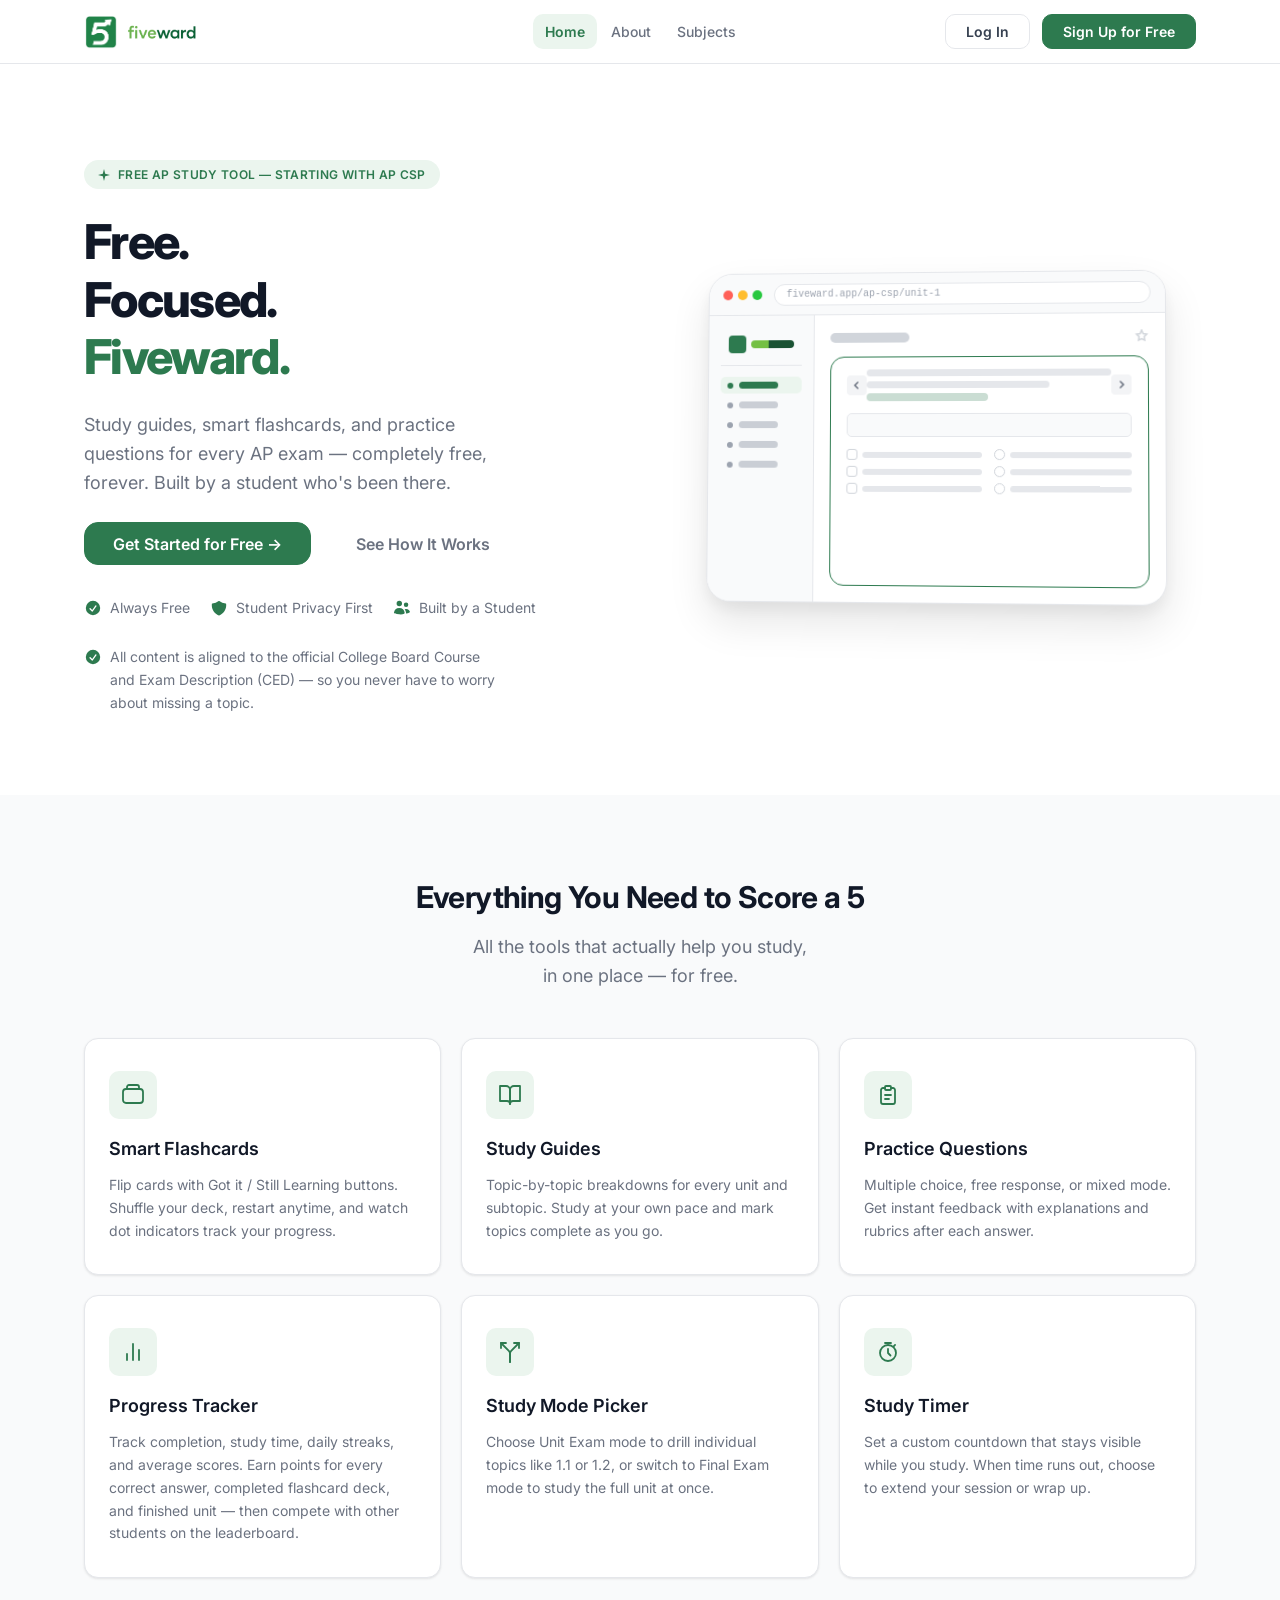
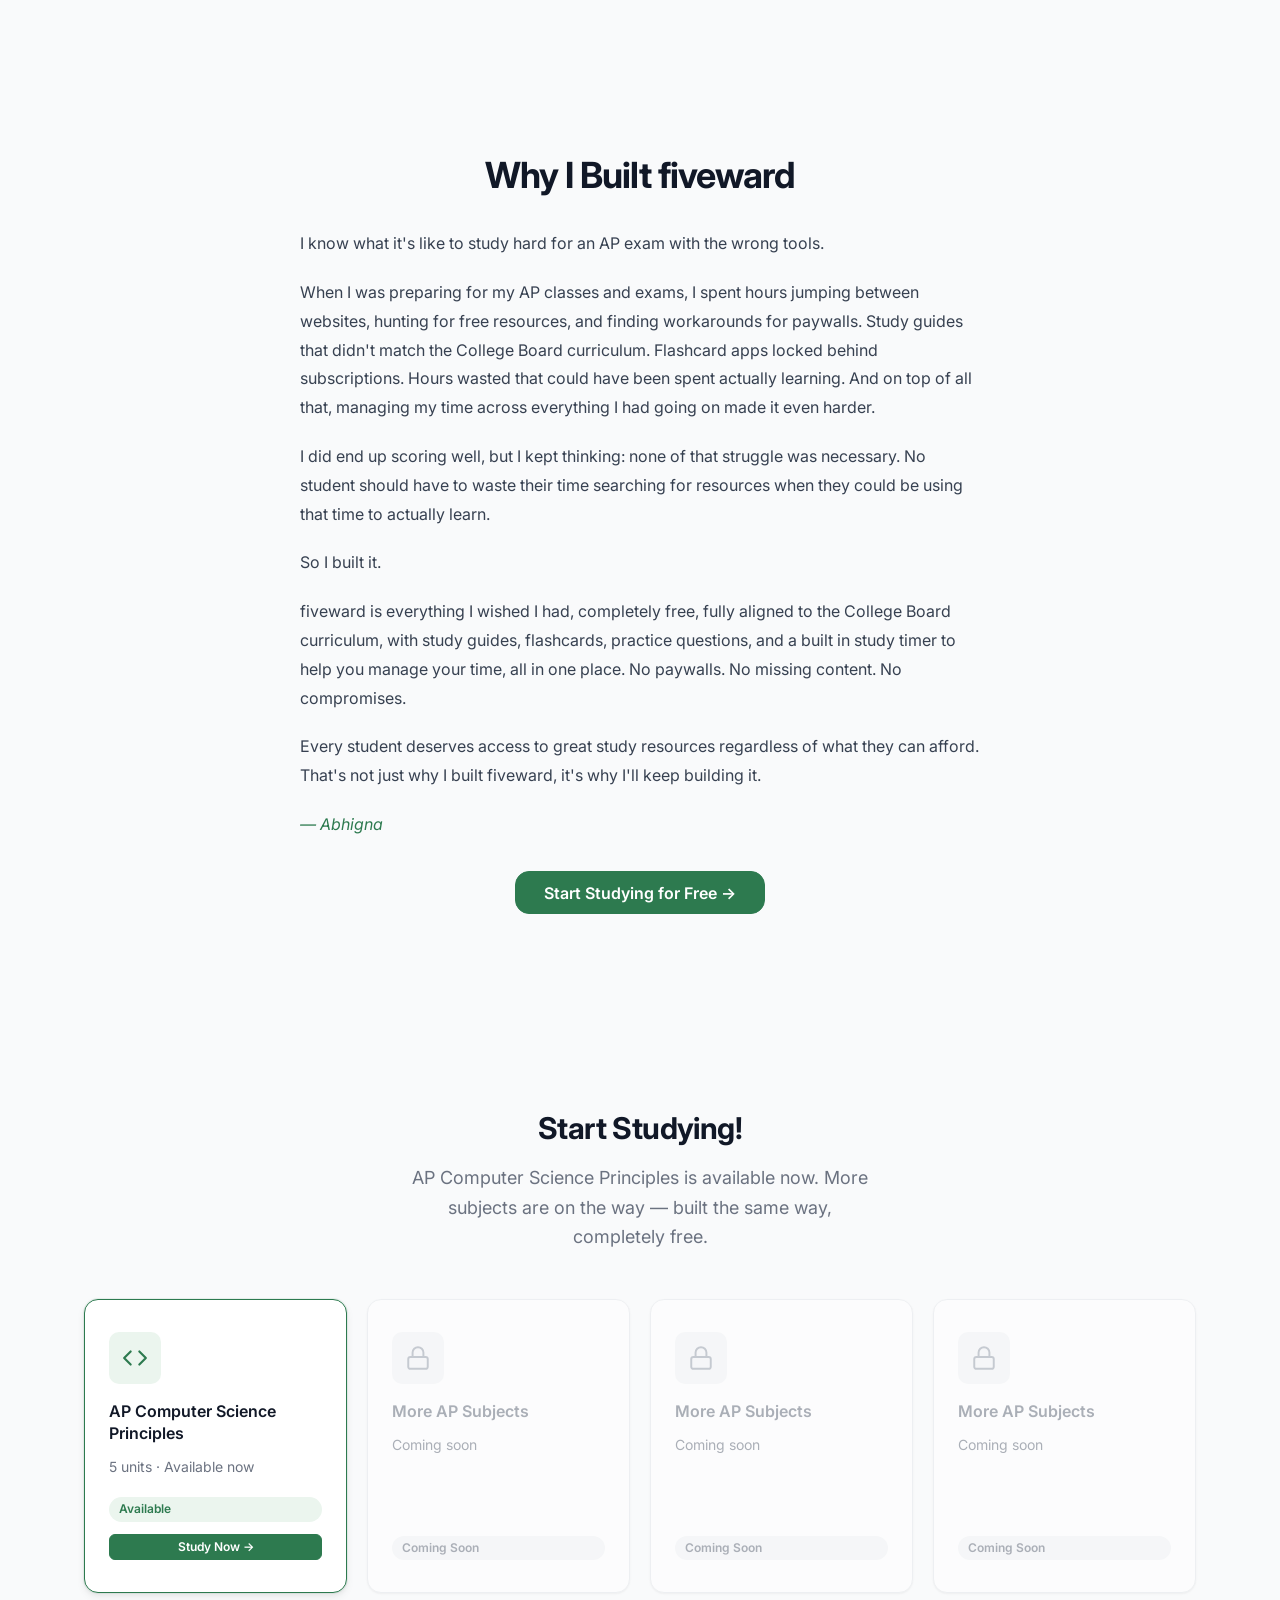
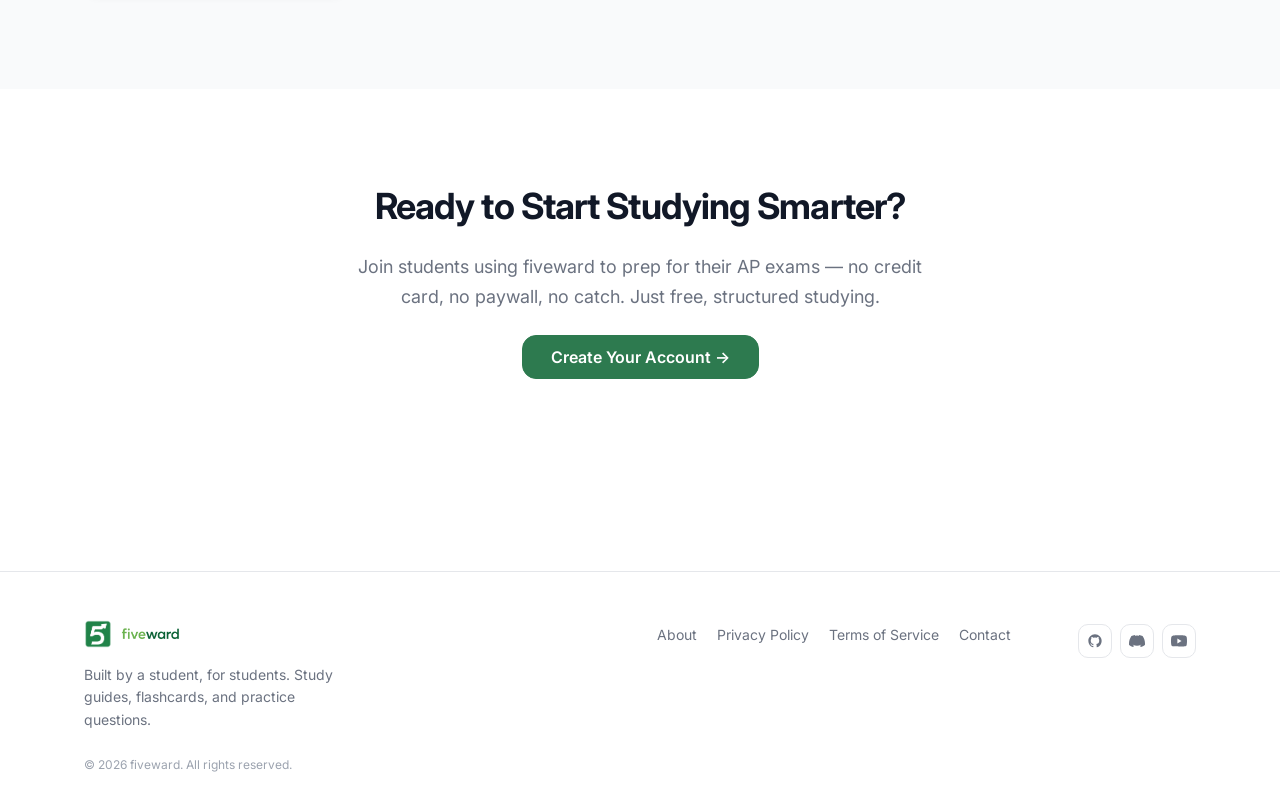
<file: frontend/index.html>
<!DOCTYPE html>
<html lang="en">
<head>
  <meta charset="UTF-8" />
  <meta name="viewport" content="width=device-width, initial-scale=1.0" />
  <meta name="description" content="fiveward — the free AP exam study tool built by a student, for students. Flashcards, study guides, and practice questions for every AP subject." />
  <title>fiveward — Free AP Exam Study Tool</title>

  <!-- Google Fonts: Inter -->
  <link rel="preconnect" href="https://fonts.googleapis.com" />
  <link rel="preconnect" href="https://fonts.gstatic.com" crossorigin />
  <link href="https://fonts.googleapis.com/css2?family=Inter:wght@400;500;600;700;800&display=swap" rel="stylesheet" />

  <!-- CSS -->
  <link rel="stylesheet" href="css/variables.css" />
  <link rel="stylesheet" href="css/global.css" />
  <link rel="stylesheet" href="css/navbar.css" />
  <link rel="stylesheet" href="css/footer.css" />
  <link rel="stylesheet" href="css/landing.css" />
</head>
<body>

  <!-- =====================================================
       NAVBAR
       ===================================================== -->
  <nav class="navbar" id="navbar">
    <div class="container navbar__inner">

      <!-- Logo -->
      <a href="index.html" class="navbar__logo" aria-label="fiveward home">
        <img src="assets/images/logo-icon.png" width="34" height="34" alt="" aria-hidden="true" />
        <img src="assets/images/logo-wordmark.png" height="20" alt="fiveward" />
      </a>

      <!-- Nav Links (landing page only — logged-in nav is in dashboard/inner pages) -->
      <ul class="navbar__links" role="navigation" aria-label="Main navigation">
        <li><a href="#home"     class="nav-link active">Home</a></li>
        <li><a href="#about"    class="nav-link">About</a></li>
        <li><a href="#subjects" class="nav-link">Subjects</a></li>
      </ul>

      <!-- Auth Buttons -->
      <div class="navbar__actions">
        <a href="auth.html#login" class="btn btn--outline">Log In</a>
        <a href="auth.html" class="btn btn--primary">Sign Up for Free</a>
      </div>

    </div>
  </nav>


  <!-- =====================================================
       HERO SECTION
       Left: headline + CTA + trust badges
       Right: app UI mockup
       ===================================================== -->
  <section class="hero" id="home" aria-labelledby="hero-heading">
    <div class="container hero__inner">

      <!-- Left: Content -->
      <div class="hero__content">
        <span class="hero__eyebrow">
          <!-- spark icon -->
          <svg width="12" height="12" viewBox="0 0 12 12" fill="currentColor" aria-hidden="true">
            <path d="M6 0L7.2 4.8L12 6L7.2 7.2L6 12L4.8 7.2L0 6L4.8 4.8L6 0Z"/>
          </svg>
          Free AP Study Tool — Starting with AP CSP
        </span>

        <h1 class="hero__title" id="hero-heading">
          Free.<br>
          Focused.<br>
          <span class="hero__title-accent">Fiveward.</span>
        </h1>

        <p class="hero__subtitle">
          Study guides, smart flashcards, and practice questions for every AP exam —
          completely free, forever. Built by a student who's been there.
        </p>

        <div class="hero__cta-row">
          <a href="auth.html" class="btn btn--primary btn--lg">Get Started for Free →</a>
          <a href="#features" class="btn btn--ghost btn--lg">See How It Works</a>
        </div>

        <!-- Trust Badges -->
        <div class="hero__badges">
          <div class="hero__badge">
            <span class="hero__badge-icon">
              <!-- checkmark circle -->
              <svg viewBox="0 0 20 20" fill="currentColor" aria-hidden="true">
                <path fill-rule="evenodd" d="M10 18a8 8 0 100-16 8 8 0 000 16zm3.857-9.809a.75.75 0 00-1.214-.882l-3.483 4.79-1.88-1.88a.75.75 0 10-1.06 1.061l2.5 2.5a.75.75 0 001.137-.089l4-5.5z" clip-rule="evenodd"/>
              </svg>
            </span>
            <span>Always Free</span>
          </div>
          <div class="hero__badge">
            <span class="hero__badge-icon">
              <!-- shield -->
              <svg viewBox="0 0 20 20" fill="currentColor" aria-hidden="true">
                <path fill-rule="evenodd" d="M9.661 2.237a.531.531 0 01.678 0 11.947 11.947 0 007.078 2.749.5.5 0 01.479.425c.069.52.104 1.05.104 1.589 0 5.162-3.26 9.563-7.834 11.256a.48.48 0 01-.332 0C5.26 16.563 2 12.162 2 7c0-.538.035-1.069.104-1.589a.5.5 0 01.48-.425 11.947 11.947 0 007.077-2.749z" clip-rule="evenodd"/>
              </svg>
            </span>
            <span>Student Privacy First</span>
          </div>
          <div class="hero__badge">
            <span class="hero__badge-icon">
              <!-- people/users -->
              <svg viewBox="0 0 20 20" fill="currentColor" aria-hidden="true">
                <path d="M7 8a3 3 0 100-6 3 3 0 000 6zM14.5 9a2.5 2.5 0 100-5 2.5 2.5 0 000 5zM1.615 16.428a1.224 1.224 0 01-.569-1.175 6.002 6.002 0 0111.908 0c.058.467-.172.92-.57 1.174A9.953 9.953 0 017 17a9.953 9.953 0 01-5.385-1.572zM14.5 16h-.106c.07-.297.088-.611.048-.933a7.47 7.47 0 00-1.588-3.755 4.502 4.502 0 015.874 2.636.818.818 0 01-.36.98A7.465 7.465 0 0114.5 16z"/>
              </svg>
            </span>
            <span>Built by a Student</span>
          </div>
        </div>

        <!-- CED alignment note -->
        <div class="hero__ced">
          <span class="hero__ced-icon">
            <svg viewBox="0 0 20 20" fill="currentColor" aria-hidden="true">
              <path fill-rule="evenodd" d="M10 18a8 8 0 100-16 8 8 0 000 16zm3.857-9.809a.75.75 0 00-1.214-.882l-3.483 4.79-1.88-1.88a.75.75 0 10-1.06 1.061l2.5 2.5a.75.75 0 001.137-.089l4-5.5z" clip-rule="evenodd"/>
            </svg>
          </span>
          <span>All content is aligned to the official College Board Course and Exam Description (CED) — so you never have to worry about missing a topic.</span>
        </div>
      </div>

      <!-- Right: App UI Mockup -->
      <div class="hero__mockup" aria-hidden="true">
        <div class="app-mockup">

          <!-- Browser chrome bar -->
          <div class="mockup-chrome">
            <div class="mockup-dots">
              <span></span><span></span><span></span>
            </div>
            <div class="mockup-url">
              <span>fiveward.app/ap-csp/unit-1</span>
            </div>
          </div>

          <!-- App body: sidebar + content -->
          <div class="mockup-app">

            <!-- Sidebar -->
            <nav class="mockup-sidebar">
              <div class="mockup-sidebar-logo">
                <div class="mockup-sidebar-logo-icon"></div>
                <div class="mockup-sidebar-logo-text"></div>
              </div>
              <div class="mockup-nav-item active">
                <div class="mockup-nav-dot"></div>
                <div class="mockup-nav-label"></div>
              </div>
              <div class="mockup-nav-item">
                <div class="mockup-nav-dot"></div>
                <div class="mockup-nav-label"></div>
              </div>
              <div class="mockup-nav-item">
                <div class="mockup-nav-dot"></div>
                <div class="mockup-nav-label"></div>
              </div>
              <div class="mockup-nav-item">
                <div class="mockup-nav-dot"></div>
                <div class="mockup-nav-label"></div>
              </div>
              <div class="mockup-nav-item">
                <div class="mockup-nav-dot"></div>
                <div class="mockup-nav-label"></div>
              </div>
            </nav>

            <!-- Main content area -->
            <div class="mockup-content">
              <div class="mockup-content-top">
                <div class="mockup-title-bar"></div>
                <!-- star icon -->
                <svg class="mockup-star-icon" viewBox="0 0 14 14" fill="none" stroke="currentColor" stroke-width="1.5">
                  <path d="M7 1l1.5 3.5L12 5l-2.5 2.5.5 3.5L7 9.5 4 11l.5-3.5L2 5l3.5-.5L7 1z"/>
                </svg>
              </div>

              <!-- Flashcard -->
              <div class="mockup-card">
                <div class="mockup-card-nav">
                  <div class="mockup-arrow-btn">
                    <svg viewBox="0 0 10 10" fill="none" stroke="currentColor" stroke-width="1.5" stroke-linecap="round">
                      <path d="M6 2L3 5l3 3"/>
                    </svg>
                  </div>
                  <div class="mockup-card-lines">
                    <div class="mockup-line w-full"></div>
                    <div class="mockup-line w-3-4"></div>
                    <div class="mockup-line accent w-half"></div>
                  </div>
                  <div class="mockup-arrow-btn">
                    <svg viewBox="0 0 10 10" fill="none" stroke="currentColor" stroke-width="1.5" stroke-linecap="round">
                      <path d="M4 2l3 3-3 3"/>
                    </svg>
                  </div>
                </div>
                <div class="mockup-input-row"></div>
                <div class="mockup-bottom-row">
                  <div class="mockup-checks">
                    <div class="mockup-check-row">
                      <div class="mockup-checkbox"></div>
                      <div class="mockup-option-line"></div>
                    </div>
                    <div class="mockup-check-row">
                      <div class="mockup-checkbox"></div>
                      <div class="mockup-option-line"></div>
                    </div>
                    <div class="mockup-check-row">
                      <div class="mockup-checkbox"></div>
                      <div class="mockup-option-line"></div>
                    </div>
                  </div>
                  <div class="mockup-radios">
                    <div class="mockup-radio-row">
                      <div class="mockup-radio"></div>
                      <div class="mockup-option-line"></div>
                    </div>
                    <div class="mockup-radio-row">
                      <div class="mockup-radio"></div>
                      <div class="mockup-option-line"></div>
                    </div>
                    <div class="mockup-radio-row">
                      <div class="mockup-radio"></div>
                      <div class="mockup-option-line"></div>
                    </div>
                  </div>
                </div>
              </div>

            </div><!-- /mockup-content -->
          </div><!-- /mockup-app -->
        </div><!-- /app-mockup -->
      </div><!-- /hero__mockup -->

    </div><!-- /container -->
  </section>


  <!-- =====================================================
       FEATURES SECTION
       4 cards: Flashcards, Study Guides, Practice Qs, Progress
       ===================================================== -->
  <section class="features" id="features" aria-labelledby="features-heading">
    <div class="container">
      <div class="section-header">
        <h2 id="features-heading">Everything You Need to Score a 5</h2>
        <p>All the tools that actually help you study,<br>in one place — for free.</p>
      </div>

      <div class="features__grid">

        <!-- Card 1: Flashcards -->
        <div class="feature-card">
          <div class="feature-card__icon">
            <!-- cards / layers icon -->
            <svg viewBox="0 0 24 24" fill="none" stroke="currentColor" stroke-width="1.8" stroke-linecap="round" stroke-linejoin="round">
              <rect x="2" y="6" width="20" height="14" rx="3"/>
              <path d="M6 6V4a2 2 0 012-2h8a2 2 0 012 2v2"/>
            </svg>
          </div>
          <h3 class="feature-card__title">Smart Flashcards</h3>
          <p class="feature-card__desc">
            Flip cards with Got it / Still Learning buttons. Shuffle your deck, restart anytime,
            and watch dot indicators track your progress.
          </p>
        </div>

        <!-- Card 2: Study Guides -->
        <div class="feature-card">
          <div class="feature-card__icon">
            <!-- open book icon -->
            <svg viewBox="0 0 24 24" fill="none" stroke="currentColor" stroke-width="1.8" stroke-linecap="round" stroke-linejoin="round">
              <path d="M2 3h6a4 4 0 014 4v14a3 3 0 00-3-3H2z"/>
              <path d="M22 3h-6a4 4 0 00-4 4v14a3 3 0 013-3h7z"/>
            </svg>
          </div>
          <h3 class="feature-card__title">Study Guides</h3>
          <p class="feature-card__desc">
            Topic-by-topic breakdowns for every unit and subtopic. Study at your own pace
            and mark topics complete as you go.
          </p>
        </div>

        <!-- Card 3: Practice Questions -->
        <div class="feature-card">
          <div class="feature-card__icon">
            <!-- clipboard / checklist icon -->
            <svg viewBox="0 0 24 24" fill="none" stroke="currentColor" stroke-width="1.8" stroke-linecap="round" stroke-linejoin="round">
              <path d="M9 5H7a2 2 0 00-2 2v12a2 2 0 002 2h10a2 2 0 002-2V7a2 2 0 00-2-2h-2"/>
              <rect x="9" y="3" width="6" height="4" rx="1"/>
              <path d="M9 12h6M9 16h4"/>
            </svg>
          </div>
          <h3 class="feature-card__title">Practice Questions</h3>
          <p class="feature-card__desc">
            Multiple choice, free response, or mixed mode. Get instant feedback with
            explanations and rubrics after each answer.
          </p>
        </div>

        <!-- Card 4: Progress Tracker -->
        <div class="feature-card">
          <div class="feature-card__icon">
            <!-- bar chart icon -->
            <svg viewBox="0 0 24 24" fill="none" stroke="currentColor" stroke-width="1.8" stroke-linecap="round" stroke-linejoin="round">
              <path d="M18 20V10"/>
              <path d="M12 20V4"/>
              <path d="M6 20v-6"/>
            </svg>
          </div>
          <h3 class="feature-card__title">Progress Tracker</h3>
          <p class="feature-card__desc">
            Track completion, study time, daily streaks, and average scores. Earn points for every correct answer, completed flashcard deck, and finished unit — then compete with other students on the leaderboard.
          </p>
        </div>

        <!-- Card 5: Study Mode Picker -->
        <div class="feature-card">
          <div class="feature-card__icon">
            <!-- fork / split path icon -->
            <svg viewBox="0 0 24 24" fill="none" stroke="currentColor" stroke-width="1.8" stroke-linecap="round" stroke-linejoin="round">
              <path d="M16 3h5v5"/>
              <path d="M8 3H3v5"/>
              <path d="M12 22v-8.3a4 4 0 011.172-2.872L21 3"/>
              <path d="M3 3l7.828 7.828A4 4 0 0112 13.7V22"/>
            </svg>
          </div>
          <h3 class="feature-card__title">Study Mode Picker</h3>
          <p class="feature-card__desc">
            Choose Unit Exam mode to drill individual topics like 1.1 or 1.2, or switch to
            Final Exam mode to study the full unit at once.
          </p>
        </div>

        <!-- Card 6: Study Timer -->
        <div class="feature-card">
          <div class="feature-card__icon">
            <!-- timer / clock icon -->
            <svg viewBox="0 0 24 24" fill="none" stroke="currentColor" stroke-width="1.8" stroke-linecap="round" stroke-linejoin="round">
              <circle cx="12" cy="13" r="8"/>
              <path d="M12 9v4l2.5 2.5"/>
              <path d="M9 3h6"/>
              <path d="M19.07 4.93l-1.41 1.41"/>
            </svg>
          </div>
          <h3 class="feature-card__title">Study Timer</h3>
          <p class="feature-card__desc">
            Set a custom countdown that stays visible while you study. When time runs out,
            choose to extend your session or wrap up.
          </p>
        </div>

      </div>
    </div>
  </section>


  <!-- =====================================================
       ABOUT SECTION
       ===================================================== -->
  <section class="about" id="about" aria-labelledby="about-heading">
    <div class="container">
      <div class="about__story">

        <h2 id="about-heading" class="about__story-title lu-fade">Why I Built fiveward</h2>

        <div class="about__story-body lu-fade" style="--lu-delay:120ms">
          <p>I know what it's like to study hard for an AP exam with the wrong tools.</p>
          <p>When I was preparing for my AP classes and exams, I spent hours jumping between websites, hunting for free resources, and finding workarounds for paywalls. Study guides that didn't match the College Board curriculum. Flashcard apps locked behind subscriptions. Hours wasted that could have been spent actually learning. And on top of all that, managing my time across everything I had going on made it even harder.</p>
          <p>I did end up scoring well, but I kept thinking: none of that struggle was necessary. No student should have to waste their time searching for resources when they could be using that time to actually learn.</p>
          <p>So I built it.</p>
          <p>fiveward is everything I wished I had, completely free, fully aligned to the College Board curriculum, with study guides, flashcards, practice questions, and a built in study timer to help you manage your time, all in one place. No paywalls. No missing content. No compromises.</p>
          <p>Every student deserves access to great study resources regardless of what they can afford. That's not just why I built fiveward, it's why I'll keep building it.</p>
          <p class="about__sig">— Abhigna</p>
        </div>

        <div class="lu-fade" style="--lu-delay:240ms">
          <a href="auth.html" class="btn btn--primary btn--lg">Start Studying for Free →</a>
        </div>

      </div>
    </div>
  </section>


  <!-- =====================================================
       SUBJECTS SECTION
       4 cards: AP CSP active, 3 coming soon (locked).
       ===================================================== -->
  <section class="subjects" id="subjects" aria-labelledby="subjects-heading">
    <div class="container">
      <div class="section-header">
        <h2 id="subjects-heading">Start Studying!</h2>
        <p>AP Computer Science Principles is available now. More subjects are on the way — built the same way, completely&nbsp;free.</p>
      </div>

      <div class="subjects__grid">

        <!-- AP CSP — Active -->
        <div class="subject-card subject-card--active">
          <div class="subject-card__icon">
            <!-- code / brackets icon -->
            <svg viewBox="0 0 24 24" fill="none" stroke="currentColor" stroke-width="2" stroke-linecap="round" stroke-linejoin="round">
              <polyline points="16 18 22 12 16 6"/>
              <polyline points="8 6 2 12 8 18"/>
            </svg>
          </div>
          <h3 class="subject-card__title">AP Computer Science Principles</h3>
          <p class="subject-card__meta">5 units · Available now</p>
          <div class="subject-card__status">
            <span class="badge badge--green">Available</span>
            <a href="auth.html" class="btn btn--primary btn--sm">Study Now →</a>
          </div>
        </div>

        <!-- Coming Soon Card 1 -->
        <div class="subject-card subject-card--locked" aria-label="Coming soon subject">
          <div class="subject-card__icon">
            <!-- lock icon -->
            <svg viewBox="0 0 24 24" fill="none" stroke="currentColor" stroke-width="1.8" stroke-linecap="round" stroke-linejoin="round">
              <rect x="3" y="11" width="18" height="11" rx="2"/>
              <path d="M7 11V7a5 5 0 0110 0v4"/>
            </svg>
          </div>
          <h3 class="subject-card__title">More AP Subjects</h3>
          <p class="subject-card__meta">Coming soon</p>
          <div class="subject-card__status">
            <span class="badge badge--gray">Coming Soon</span>
          </div>
        </div>

        <!-- Coming Soon Card 2 -->
        <div class="subject-card subject-card--locked" aria-label="Coming soon subject">
          <div class="subject-card__icon">
            <svg viewBox="0 0 24 24" fill="none" stroke="currentColor" stroke-width="1.8" stroke-linecap="round" stroke-linejoin="round">
              <rect x="3" y="11" width="18" height="11" rx="2"/>
              <path d="M7 11V7a5 5 0 0110 0v4"/>
            </svg>
          </div>
          <h3 class="subject-card__title">More AP Subjects</h3>
          <p class="subject-card__meta">Coming soon</p>
          <div class="subject-card__status">
            <span class="badge badge--gray">Coming Soon</span>
          </div>
        </div>

        <!-- Coming Soon Card 3 -->
        <div class="subject-card subject-card--locked" aria-label="Coming soon subject">
          <div class="subject-card__icon">
            <svg viewBox="0 0 24 24" fill="none" stroke="currentColor" stroke-width="1.8" stroke-linecap="round" stroke-linejoin="round">
              <rect x="3" y="11" width="18" height="11" rx="2"/>
              <path d="M7 11V7a5 5 0 0110 0v4"/>
            </svg>
          </div>
          <h3 class="subject-card__title">More AP Subjects</h3>
          <p class="subject-card__meta">Coming soon</p>
          <div class="subject-card__status">
            <span class="badge badge--gray">Coming Soon</span>
          </div>
        </div>

      </div>
    </div>
  </section>


  <!-- =====================================================
       CTA BANNER
       Final push to sign up before the footer.
       ===================================================== -->
  <section class="cta-section" aria-labelledby="cta-heading">
    <div class="container">
      <div class="cta-section__inner">
        <h2 id="cta-heading">Ready to Start Studying Smarter?</h2>
        <p>
          Join students using fiveward to prep for their AP exams — no credit card,
          no paywall, no catch. Just free, structured studying.
        </p>
        <a href="auth.html" class="btn btn--primary btn--lg">Create Your Account →</a>
      </div>
    </div>
  </section>


  <!-- =====================================================
       FOOTER
       ===================================================== -->
  <footer class="footer">
    <div class="container footer__inner">

      <!-- Brand + tagline -->
      <div class="footer__brand">
        <a href="index.html" class="footer__logo" aria-label="fiveward home">
          <img src="assets/images/logo-icon.png" width="28" height="28" alt="" aria-hidden="true" />
          <img src="assets/images/logo-wordmark.png" height="17" alt="fiveward" />
        </a>
        <p class="footer__tagline">
          Built by a student, for students.
          Study guides, flashcards, and practice questions.
        </p>
        <p class="footer__copyright">© 2026 fiveward. All rights reserved.</p>
      </div>

      <!-- Page links -->
      <nav class="footer__links" aria-label="Footer navigation">
        <a href="#about">About</a>
        <a href="#">Privacy Policy</a>
        <a href="#">Terms of Service</a>
        <a href="#">Contact</a>
      </nav>

      <!-- Social icons -->
      <div class="footer__social">

        <!-- GitHub -->
        <a href="#" class="social-icon" aria-label="GitHub" target="_blank" rel="noopener">
          <svg viewBox="0 0 24 24" fill="currentColor">
            <path d="M12 2C6.477 2 2 6.477 2 12c0 4.42 2.865 8.166 6.839 9.489.5.092.682-.217.682-.482 0-.237-.008-.866-.013-1.7-2.782.603-3.369-1.342-3.369-1.342-.454-1.155-1.11-1.462-1.11-1.462-.908-.62.069-.608.069-.608 1.003.07 1.531 1.03 1.531 1.03.892 1.529 2.341 1.087 2.91.832.092-.647.35-1.088.636-1.338-2.22-.253-4.555-1.11-4.555-4.943 0-1.091.39-1.984 1.029-2.683-.103-.253-.446-1.27.098-2.647 0 0 .84-.269 2.75 1.025A9.578 9.578 0 0112 6.836a9.59 9.59 0 012.504.337c1.909-1.294 2.747-1.025 2.747-1.025.546 1.377.202 2.394.1 2.647.64.699 1.028 1.592 1.028 2.683 0 3.842-2.339 4.687-4.566 4.935.359.309.678.919.678 1.852 0 1.336-.012 2.415-.012 2.743 0 .267.18.578.688.48C19.138 20.163 22 16.418 22 12c0-5.523-4.477-10-10-10z"/>
          </svg>
        </a>

        <!-- Discord -->
        <a href="#" class="social-icon" aria-label="Discord" target="_blank" rel="noopener">
          <svg viewBox="0 0 24 24" fill="currentColor">
            <path d="M20.317 4.37a19.791 19.791 0 00-4.885-1.515.074.074 0 00-.079.037c-.21.375-.444.864-.608 1.25a18.27 18.27 0 00-5.487 0 12.64 12.64 0 00-.617-1.25.077.077 0 00-.079-.037A19.736 19.736 0 003.677 4.37a.07.07 0 00-.032.027C.533 9.046-.32 13.58.099 18.057a.082.082 0 00.031.057 19.9 19.9 0 005.993 3.03.078.078 0 00.084-.028c.462-.63.874-1.295 1.226-1.994a.076.076 0 00-.041-.106 13.107 13.107 0 01-1.872-.892.077.077 0 01-.008-.128 10.2 10.2 0 00.372-.292.074.074 0 01.077-.01c3.928 1.793 8.18 1.793 12.062 0a.074.074 0 01.078.01c.12.098.246.198.373.292a.077.077 0 01-.006.127 12.299 12.299 0 01-1.873.892.077.077 0 00-.041.107c.36.698.772 1.362 1.225 1.993a.076.076 0 00.084.028 19.839 19.839 0 006.002-3.03.077.077 0 00.032-.054c.5-5.177-.838-9.674-3.549-13.66a.061.061 0 00-.031-.03z"/>
          </svg>
        </a>

        <!-- YouTube -->
        <a href="#" class="social-icon" aria-label="YouTube" target="_blank" rel="noopener">
          <svg viewBox="0 0 24 24" fill="currentColor">
            <path d="M23.498 6.186a3.016 3.016 0 00-2.122-2.136C19.505 3.545 12 3.545 12 3.545s-7.505 0-9.377.505A3.017 3.017 0 00.502 6.186C0 8.07 0 12 0 12s0 3.93.502 5.814a3.016 3.016 0 002.122 2.136c1.871.505 9.376.505 9.376.505s7.505 0 9.377-.505a3.015 3.015 0 002.122-2.136C24 15.93 24 12 24 12s0-3.93-.502-5.814zM9.545 15.568V8.432L15.818 12l-6.273 3.568z"/>
          </svg>
        </a>

      </div>
    </div>
  </footer>


  <script>
    (function () {
      var obs = new IntersectionObserver(function (entries) {
        entries.forEach(function (entry) {
          if (entry.isIntersecting) {
            entry.target.classList.add('lu-visible');
            obs.unobserve(entry.target);
          }
        });
      }, { threshold: 0.15 });
      document.querySelectorAll('.lu-fade').forEach(function (el) { obs.observe(el); });
    })();
  </script>

</body>
</html>
</file>
<file: frontend/css/variables.css>
/* =============================================================
   FIVEWARD — Design Tokens
   All colors, fonts, spacing, and radii live here.
   Change a variable here to update the whole app theme.
   ============================================================= */

:root {
  /* === Brand Colors === */
  --color-primary:        #2D7A4F;   /* main green — buttons, icons, active states */
  --color-primary-hover:  #246040;   /* darker on hover */
  --color-primary-dark:   #1A5233;   /* "ward" wordmark, deep accents */
  --color-primary-light:  #74C043;   /* "five" wordmark, lighter highlights */
  --color-primary-bg:     #EBF5EE;   /* very light green tint for backgrounds */
  --color-primary-bg-hover: #DFF0E5;

  /* === Neutrals === */
  --color-white:     #FFFFFF;
  --color-gray-50:   #F9FAFB;
  --color-gray-100:  #F3F4F6;
  --color-gray-200:  #E5E7EB;
  --color-gray-300:  #D1D5DB;
  --color-gray-400:  #9CA3AF;
  --color-gray-500:  #6B7280;
  --color-gray-600:  #4B5563;
  --color-gray-700:  #374151;
  --color-gray-800:  #1F2937;
  --color-gray-900:  #111827;

  /* === Semantic Aliases === */
  --color-text:           var(--color-gray-900);
  --color-text-secondary: var(--color-gray-700);
  --color-text-muted:     var(--color-gray-500);
  --color-text-light:     var(--color-gray-400);
  --color-bg:             var(--color-white);
  --color-bg-secondary:   var(--color-gray-50);
  --color-border:         var(--color-gray-200);
  --color-border-light:   var(--color-gray-100);

  /* === Status Colors === */
  --color-success:     #16A34A;
  --color-success-bg:  #DCFCE7;
  --color-warning:     #D97706;
  --color-warning-bg:  #FEF3C7;
  --color-error:       #DC2626;
  --color-error-bg:    #FEE2E2;
  --color-info:        #2563EB;
  --color-info-bg:     #DBEAFE;

  /* === Typography === */
  --font-sans: 'Inter', -apple-system, BlinkMacSystemFont, 'Segoe UI', Roboto, sans-serif;

  --text-xs:   0.75rem;    /* 12px */
  --text-sm:   0.875rem;   /* 14px */
  --text-base: 1rem;       /* 16px */
  --text-lg:   1.125rem;   /* 18px */
  --text-xl:   1.25rem;    /* 20px */
  --text-2xl:  1.5rem;     /* 24px */
  --text-3xl:  1.875rem;   /* 30px */
  --text-4xl:  2.25rem;    /* 36px */
  --text-5xl:  3rem;       /* 48px */
  --text-6xl:  3.75rem;    /* 60px */

  --leading-tight:   1.2;
  --leading-snug:    1.375;
  --leading-normal:  1.5;
  --leading-relaxed: 1.625;

  --font-normal:    400;
  --font-medium:    500;
  --font-semibold:  600;
  --font-bold:      700;
  --font-extrabold: 800;

  /* === Spacing Scale === */
  --space-1:  0.25rem;   /* 4px  */
  --space-2:  0.5rem;    /* 8px  */
  --space-3:  0.75rem;   /* 12px */
  --space-4:  1rem;      /* 16px */
  --space-5:  1.25rem;   /* 20px */
  --space-6:  1.5rem;    /* 24px */
  --space-8:  2rem;      /* 32px */
  --space-10: 2.5rem;    /* 40px */
  --space-12: 3rem;      /* 48px */
  --space-14: 3.5rem;    /* 56px */
  --space-16: 4rem;      /* 64px */
  --space-20: 5rem;      /* 80px */
  --space-24: 6rem;      /* 96px */
  --space-32: 8rem;      /* 128px */

  /* === Border Radius === */
  --radius-sm:   6px;
  --radius-md:   10px;
  --radius-lg:   14px;
  --radius-xl:   18px;
  --radius-2xl:  24px;
  --radius-3xl:  32px;
  --radius-full: 9999px;

  /* === Shadows === */
  --shadow-xs:   0 1px 2px rgba(0,0,0,0.05);
  --shadow-sm:   0 1px 3px rgba(0,0,0,0.06), 0 1px 2px rgba(0,0,0,0.04);
  --shadow-md:   0 4px 8px rgba(0,0,0,0.06), 0 2px 4px rgba(0,0,0,0.04);
  --shadow-lg:   0 10px 20px rgba(0,0,0,0.08), 0 4px 8px rgba(0,0,0,0.04);
  --shadow-xl:   0 20px 40px rgba(0,0,0,0.10), 0 8px 16px rgba(0,0,0,0.05);
  --shadow-card: 0 2px 12px rgba(0,0,0,0.06);

  /* === Transitions === */
  --transition-fast: 130ms ease;
  --transition-base: 200ms ease;
  --transition-slow: 320ms ease;

  /* === Layout === */
  --max-width:        1160px;
  --navbar-height:    64px;
  --container-pad:    1.5rem;
  --sidebar-width:    240px;
}

/* ============================================================
   DARK MODE  (toggled via data-theme="dark" on <html>)
   ============================================================ */

[data-theme="dark"] {
  --color-text:           #F9FAFB;
  --color-text-secondary: #E5E7EB;
  --color-text-muted:     #9CA3AF;
  --color-text-light:     #6B7280;
  --color-bg:             #111827;
  --color-bg-secondary:   #1A2234;
  --color-border:         #374151;
  --color-border-light:   #2D3748;
  --color-white:          #1F2937;
  --color-gray-50:        #1F2937;
  --color-gray-100:       #2D3748;
  --color-gray-200:       #374151;
  --color-gray-300:       #4B5563;
  --color-gray-400:       #6B7280;
  --color-primary-bg:     #0D2A1A;
  --color-primary-bg-hover: #122A1C;
  --shadow-card:          0 2px 12px rgba(0, 0, 0, 0.4);
  --shadow-md:            0 4px 8px rgba(0, 0, 0, 0.3);
}

/* ============================================================
   FONT SIZE  (toggled via data-font-size on <html>)
   ============================================================ */

[data-font-size="small"]  { font-size: 14px; }
[data-font-size="large"]  { font-size: 18px; }
</file>
<file: frontend/css/global.css>
/* =============================================================
   FIVEWARD — Global Styles
   Reset, base typography, and reusable component classes
   (buttons, cards, badges, breadcrumbs, section headers).
   ============================================================= */

@import url('variables.css');

/* === Reset ================================================== */
*, *::before, *::after {
  box-sizing: border-box;
  margin: 0;
  padding: 0;
}

html {
  font-size: 16px;
  scroll-behavior: smooth;
  -webkit-font-smoothing: antialiased;
  -moz-osx-font-smoothing: grayscale;
}

body {
  font-family: var(--font-sans);
  font-size: var(--text-base);
  color: var(--color-text);
  background-color: var(--color-bg);
  line-height: var(--leading-normal);
}

a           { color: inherit; text-decoration: none; }
ul, ol      { list-style: none; }
img         { max-width: 100%; display: block; }
button      { font-family: inherit; cursor: pointer; border: none; background: none; }
input,
textarea,
select      { font-family: inherit; font-size: inherit; }

/* === Layout ================================================= */
.container {
  max-width: var(--max-width);
  margin: 0 auto;
  padding: 0 var(--container-pad);
}

/* === Buttons ================================================ */
.btn {
  display: inline-flex;
  align-items: center;
  justify-content: center;
  gap: var(--space-2);
  padding: 0.6rem 1.25rem;
  font-size: var(--text-sm);
  font-weight: var(--font-semibold);
  border-radius: var(--radius-md);
  transition: all var(--transition-base);
  cursor: pointer;
  text-decoration: none;
  white-space: nowrap;
  border: 1.5px solid transparent;
  line-height: 1;
}

.btn--primary {
  background-color: var(--color-primary);
  color: var(--color-white);
  border-color: var(--color-primary);
}
.btn--primary:hover {
  background-color: var(--color-primary-hover);
  border-color: var(--color-primary-hover);
  transform: translateY(-1px);
  box-shadow: 0 4px 14px rgba(45, 122, 79, 0.35);
}

.btn--outline {
  background-color: transparent;
  color: var(--color-text-secondary);
  border-color: var(--color-border);
}
.btn--outline:hover {
  border-color: var(--color-primary);
  color: var(--color-primary);
  background-color: var(--color-primary-bg);
}

.btn--ghost {
  background-color: transparent;
  color: var(--color-text-muted);
  border-color: transparent;
}
.btn--ghost:hover {
  background-color: var(--color-gray-100);
  color: var(--color-text);
}

.btn--danger {
  background-color: var(--color-error);
  color: var(--color-white);
  border-color: var(--color-error);
}
.btn--danger:hover {
  background-color: #B91C1C;
  border-color: #B91C1C;
}

/* Size modifiers */
.btn--lg {
  padding: 0.8rem 1.75rem;
  font-size: var(--text-base);
  border-radius: var(--radius-lg);
}
.btn--sm {
  padding: 0.4rem 0.875rem;
  font-size: var(--text-xs);
  border-radius: var(--radius-sm);
}
.btn--icon {
  padding: 0.55rem;
  border-radius: var(--radius-md);
}

/* === Cards ================================================== */
.card {
  background: var(--color-white);
  border: 1px solid var(--color-border);
  border-radius: var(--radius-lg);
  box-shadow: var(--shadow-card);
  padding: var(--space-6);
}

/* === Badges ================================================= */
.badge {
  display: inline-flex;
  align-items: center;
  gap: 0.25rem;
  padding: 0.2rem 0.6rem;
  border-radius: var(--radius-full);
  font-size: var(--text-xs);
  font-weight: var(--font-semibold);
}
.badge--green   { background: var(--color-primary-bg);   color: var(--color-primary); }
.badge--gray    { background: var(--color-gray-100);      color: var(--color-gray-500); }
.badge--success { background: var(--color-success-bg);    color: var(--color-success); }
.badge--warning { background: var(--color-warning-bg);    color: var(--color-warning); }
.badge--error   { background: var(--color-error-bg);      color: var(--color-error); }

/* === Section Header ========================================= */
.section-header {
  text-align: center;
  margin-bottom: var(--space-12);
}
.section-header h2 {
  font-size: var(--text-3xl);
  font-weight: var(--font-bold);
  letter-spacing: -0.02em;
  color: var(--color-text);
  margin-bottom: var(--space-3);
}
.section-header p {
  font-size: var(--text-lg);
  color: var(--color-text-muted);
  max-width: 520px;
  margin: 0 auto;
  line-height: var(--leading-relaxed);
}

/* === Divider ================================================ */
.divider {
  width: 100%;
  height: 1px;
  background-color: var(--color-border);
  margin: var(--space-6) 0;
}
.divider--text {
  display: flex;
  align-items: center;
  gap: var(--space-4);
  font-size: var(--text-sm);
  color: var(--color-text-muted);
}
.divider--text::before,
.divider--text::after {
  content: '';
  flex: 1;
  height: 1px;
  background-color: var(--color-border);
}

/* === Form Inputs ============================================ */
.input {
  width: 100%;
  padding: 0.65rem 0.875rem;
  font-size: var(--text-sm);
  color: var(--color-text);
  background-color: var(--color-white);
  border: 1.5px solid var(--color-border);
  border-radius: var(--radius-md);
  transition: border-color var(--transition-fast), box-shadow var(--transition-fast);
  outline: none;
}
.input:focus {
  border-color: var(--color-primary);
  box-shadow: 0 0 0 3px rgba(45, 122, 79, 0.12);
}
.input::placeholder { color: var(--color-text-light); }

.form-group {
  display: flex;
  flex-direction: column;
  gap: var(--space-2);
}
.form-label {
  font-size: var(--text-sm);
  font-weight: var(--font-medium);
  color: var(--color-text-secondary);
}

/* === Progress Bar =========================================== */
.progress-bar {
  width: 100%;
  height: 6px;
  background-color: var(--color-gray-100);
  border-radius: var(--radius-full);
  overflow: hidden;
}
.progress-bar__fill {
  height: 100%;
  background-color: var(--color-primary);
  border-radius: var(--radius-full);
  transition: width 0.4s ease;
}

/* === Tabs =================================================== */
.tabs {
  display: flex;
  gap: 0;
  border-bottom: 1px solid var(--color-border);
}
.tab-btn {
  padding: var(--space-3) var(--space-5);
  font-size: var(--text-sm);
  font-weight: var(--font-medium);
  color: var(--color-text-muted);
  background: transparent;
  border: none;
  border-bottom: 2px solid transparent;
  cursor: pointer;
  transition: all var(--transition-fast);
  margin-bottom: -1px;
}
.tab-btn:hover { color: var(--color-text); }
.tab-btn.active {
  color: var(--color-primary);
  border-bottom-color: var(--color-primary);
  font-weight: var(--font-semibold);
}

/* === Utility ================================================ */
.visually-hidden {
  position: absolute;
  width: 1px;
  height: 1px;
  overflow: hidden;
  clip: rect(0,0,0,0);
  white-space: nowrap;
}
.text-center { text-align: center; }
.text-muted  { color: var(--color-text-muted); }
.text-primary { color: var(--color-primary); }
.mt-auto { margin-top: auto; }
</file>
<file: frontend/css/navbar.css>
/* =============================================================
   FIVEWARD — Navbar
   Sticky top nav used on every page.
   The .navbar__timer element is hidden until a study timer
   is active (shown via timer.js).
   ============================================================= */

.navbar {
  position: sticky;
  top: 0;
  z-index: 100;
  height: var(--navbar-height);
  background-color: rgba(255, 255, 255, 0.96);
  backdrop-filter: blur(10px);
  -webkit-backdrop-filter: blur(10px);
  border-bottom: 1px solid var(--color-border);
}

.navbar__inner {
  height: 100%;
  display: grid;
  grid-template-columns: 1fr auto 1fr;
  align-items: center;
}


/* --- Logo --------------------------------------------------- */
.navbar__logo {
  display: flex;
  align-items: center;
  gap: var(--space-2);
  text-decoration: none;
  flex-shrink: 0;
}

.logo-icon {
  display: flex;
  align-items: center;
  flex-shrink: 0;
}

.logo-text {
  font-size: 1.2rem;
  font-weight: var(--font-bold);
  letter-spacing: -0.03em;
  line-height: 1;
}

.logo-five { color: var(--color-primary-light); }
.logo-ward { color: var(--color-primary-dark); }

/* --- Nav Links ---------------------------------------------- */
.navbar__links {
  display: flex;
  align-items: center;
  gap: 2px;
  list-style: none;
  margin: 0;
  padding: 0;
}

.nav-link {
  display: block;
  padding: 0.45rem 0.75rem;
  font-size: var(--text-sm);
  font-weight: var(--font-medium);
  color: var(--color-text-muted);
  border-radius: var(--radius-md);
  transition: all var(--transition-fast);
  text-decoration: none;
}
.nav-link:hover {
  color: var(--color-text);
  background-color: var(--color-gray-100);
}
.nav-link.active {
  color: var(--color-primary);
  background-color: var(--color-primary-bg);
  font-weight: var(--font-semibold);
}

/* --- Study Timer Pill (shown when timer is running) --------- */
.navbar__timer {
  display: none; /* JS adds class 'visible' when timer starts */
  align-items: center;
  gap: var(--space-2);
  padding: 0.3rem 0.75rem;
  background-color: var(--color-primary-bg);
  border: 1px solid rgba(45, 122, 79, 0.25);
  border-radius: var(--radius-full);
  font-size: var(--text-sm);
  font-weight: var(--font-semibold);
  color: var(--color-primary);
  cursor: pointer;
  transition: background-color var(--transition-fast);
}
.navbar__timer.visible { display: flex; }
.navbar__timer:hover   { background-color: var(--color-primary-bg-hover); }

.navbar__timer-icon {
  width: 14px;
  height: 14px;
}

/* --- Actions (right column — timer + user avatar) ----------- */
.navbar__actions {
  display: flex;
  align-items: center;
  gap: var(--space-3);
  justify-self: end;
  position: relative; /* anchor for the dropdown */
}

/* --- Logged-in user avatar/menu (for inner pages) ----------- */
.navbar__user {
  display: flex;
  align-items: center;
  gap: var(--space-2);
  cursor: pointer;
}
.navbar__avatar {
  width: 32px;
  height: 32px;
  border-radius: var(--radius-full);
  background-color: var(--color-primary);
  color: var(--color-white);
  font-size: var(--text-xs);
  font-weight: var(--font-bold);
  display: flex;
  align-items: center;
  justify-content: center;
}

/* --- User Avatar + Chevron ---------------------------------- */
.navbar__user {
  display: flex;
  align-items: center;
  gap: var(--space-1);
  cursor: pointer;
  padding: var(--space-1) var(--space-2);
  border-radius: var(--radius-md);
  transition: background var(--transition-fast);
  user-select: none;
}
.navbar__user:hover {
  background: var(--color-gray-100);
}

.navbar__chevron {
  color: var(--color-gray-400);
  transition: transform var(--transition-fast), color var(--transition-fast);
  flex-shrink: 0;
}
.navbar__user.open .navbar__chevron {
  transform: rotate(180deg);
  color: var(--color-text-muted);
}

/* --- User Dropdown ------------------------------------------ */
.navbar__dropdown {
  position: absolute;
  top: calc(100% + var(--space-2));
  right: 0;
  background: var(--color-white);
  border: 1px solid var(--color-border);
  border-radius: var(--radius-lg);
  box-shadow: var(--shadow-lg);
  min-width: 200px;
  z-index: 200;
  overflow: hidden;
}
.navbar__dropdown[hidden] { display: none; }

/* User info block at the top of the dropdown */
.navbar__dropdown-user {
  display: flex;
  flex-direction: column;
  gap: 2px;
  padding: var(--space-3) var(--space-4);
}
.navbar__dropdown-name {
  font-size: var(--text-sm);
  font-weight: var(--font-semibold);
  color: var(--color-text);
  white-space: nowrap;
  overflow: hidden;
  text-overflow: ellipsis;
  max-width: 180px;
}
.navbar__dropdown-email {
  font-size: var(--text-xs);
  color: var(--color-text-muted);
  white-space: nowrap;
  overflow: hidden;
  text-overflow: ellipsis;
  max-width: 180px;
}

.navbar__dropdown-divider {
  height: 1px;
  background: var(--color-border);
  margin: 0;
}

/* Clickable items in the dropdown */
.navbar__dropdown-item {
  display: flex;
  align-items: center;
  width: 100%;
  padding: var(--space-3) var(--space-4);
  font-family: var(--font-sans);
  font-size: var(--text-sm);
  font-weight: var(--font-medium);
  color: var(--color-text);
  background: transparent;
  border: none;
  cursor: pointer;
  text-decoration: none;
  transition: background var(--transition-fast);
}
.navbar__dropdown-item:hover {
  background: var(--color-gray-100);
  color: var(--color-text);
}
.navbar__dropdown-item--danger {
  color: var(--color-error);
}
.navbar__dropdown-item--danger:hover {
  background: var(--color-error-bg);
  color: var(--color-error);
}

/* --- Breadcrumb (inner pages only) -------------------------- */
.breadcrumb-bar {
  background-color: var(--color-bg);
  border-bottom: 1px solid var(--color-border-light);
  padding: var(--space-3) 0;
}

.breadcrumb {
  display: flex;
  align-items: center;
  gap: var(--space-2);
  font-size: var(--text-sm);
  color: var(--color-text-muted);
  flex-wrap: wrap;
}
.breadcrumb a {
  color: var(--color-text-muted);
  text-decoration: none;
  transition: color var(--transition-fast);
}
.breadcrumb a:hover       { color: var(--color-primary); }
.breadcrumb__sep          { color: var(--color-gray-300); font-size: var(--text-xs); }
.breadcrumb__current      { color: var(--color-text); font-weight: var(--font-medium); }
</file>
<file: frontend/css/footer.css>
/* =============================================================
   FIVEWARD — Footer
   Consistent footer on every page.
   Three-column: brand left, links center, social icons right.
   ============================================================= */

.footer {
  background-color: var(--color-white);
  border-top: 1px solid var(--color-border);
  padding: var(--space-12) 0 var(--space-8);
  margin-top: var(--space-24);
}

.footer__inner {
  display: grid;
  grid-template-columns: 1.4fr 1fr auto;
  gap: var(--space-10);
  align-items: start;
}

/* --- Brand -------------------------------------------------- */
.footer__brand {
  display: flex;
  flex-direction: column;
  gap: var(--space-4);
}

.footer__logo {
  display: flex;
  align-items: center;
  gap: var(--space-2);
  text-decoration: none;
}

.footer__tagline {
  font-size: var(--text-sm);
  color: var(--color-text-muted);
  line-height: var(--leading-relaxed);
  max-width: 260px;
}

.footer__copyright {
  font-size: var(--text-xs);
  color: var(--color-gray-400);
  margin-top: var(--space-2);
}

/* --- Links -------------------------------------------------- */
.footer__links {
  display: flex;
  flex-wrap: wrap;
  gap: var(--space-3) var(--space-5);
  padding-top: 4px;
}

.footer__links a {
  font-size: var(--text-sm);
  color: var(--color-text-muted);
  text-decoration: none;
  transition: color var(--transition-fast);
}
.footer__links a:hover { color: var(--color-primary); }

/* --- Social Icons ------------------------------------------- */
.footer__social {
  display: flex;
  align-items: center;
  gap: var(--space-2);
  padding-top: 4px;
}

.social-icon {
  display: flex;
  align-items: center;
  justify-content: center;
  width: 34px;
  height: 34px;
  border-radius: var(--radius-md);
  color: var(--color-text-muted);
  border: 1px solid var(--color-border);
  transition: all var(--transition-fast);
}
.social-icon:hover {
  color: var(--color-primary);
  border-color: var(--color-primary);
  background-color: var(--color-primary-bg);
}
.social-icon svg {
  width: 16px;
  height: 16px;
}

/* --- Responsive --------------------------------------------- */
@media (max-width: 768px) {
  .footer__inner {
    grid-template-columns: 1fr;
    gap: var(--space-8);
  }
  .footer__social {
    padding-top: 0;
  }
}
</file>
<file: frontend/css/landing.css>
/* =============================================================
   FIVEWARD — Landing Page Styles
   Sections: hero, features, about, subjects, cta.
   ============================================================= */

/* ============================================================
   HERO
   Two-column: headline + CTA left, app mockup right.
   ============================================================ */
.hero {
  padding: var(--space-24) 0 var(--space-20);
  overflow: hidden;
}

.hero__inner {
  display: grid;
  grid-template-columns: 1fr 1fr;
  gap: var(--space-16);
  align-items: center;
}

/* --- Content (left column) ---------------------------------- */
.hero__content {
  display: flex;
  flex-direction: column;
  gap: var(--space-6);
}

.hero__eyebrow {
  display: inline-flex;
  align-items: center;
  gap: var(--space-2);
  padding: 0.35rem 0.875rem;
  background-color: var(--color-primary-bg);
  color: var(--color-primary);
  border-radius: var(--radius-full);
  font-size: var(--text-xs);
  font-weight: var(--font-semibold);
  letter-spacing: 0.03em;
  text-transform: uppercase;
  width: fit-content;
}

.hero__title {
  font-size: var(--text-5xl);
  font-weight: var(--font-extrabold);
  line-height: var(--leading-tight);
  letter-spacing: -0.035em;
  color: var(--color-text);
}

.hero__title-accent { color: var(--color-primary); }

.hero__subtitle {
  font-size: var(--text-lg);
  color: var(--color-text-muted);
  line-height: var(--leading-relaxed);
  max-width: 420px;
}

.hero__cta-row {
  display: flex;
  align-items: center;
  gap: var(--space-4);
  flex-wrap: wrap;
}

.hero__badges {
  display: flex;
  flex-wrap: wrap;
  gap: var(--space-5);
  padding-top: var(--space-2);
}

.hero__badge {
  display: flex;
  align-items: center;
  gap: var(--space-2);
  font-size: var(--text-sm);
  color: var(--color-text-muted);
}

.hero__badge-icon {
  display: flex;
  align-items: center;
  justify-content: center;
  color: var(--color-primary);
  width: 18px;
  height: 18px;
  flex-shrink: 0;
}

/* CED alignment note — sits on its own line below the three badges */
.hero__ced {
  display: flex;
  align-items: flex-start;
  gap: var(--space-2);
  font-size: var(--text-sm);
  color: var(--color-text-muted);
  line-height: var(--leading-relaxed);
  max-width: 420px;
  padding-top: var(--space-1);
}

.hero__ced-icon {
  display: flex;
  align-items: center;
  color: var(--color-primary);
  width: 18px;
  height: 18px;
  flex-shrink: 0;
  margin-top: 2px; /* nudge to optically align with the first line of text */
}

/* --- App Mockup (right column) ------------------------------ */
.hero__mockup {
  display: flex;
  justify-content: center;
  align-items: center;
  position: relative;
}

/* Decorative blur blob behind mockup */
.hero__mockup::before {
  content: '';
  position: absolute;
  width: 340px;
  height: 340px;
  background: radial-gradient(circle, rgba(45,122,79,0.12) 0%, transparent 70%);
  border-radius: 50%;
  z-index: 0;
  top: 50%;
  left: 50%;
  transform: translate(-50%, -50%);
}

.app-mockup {
  position: relative;
  z-index: 1;
  width: 100%;
  max-width: 460px;
  background: var(--color-white);
  border-radius: var(--radius-2xl);
  box-shadow: var(--shadow-xl);
  border: 1px solid var(--color-border);
  overflow: hidden;
  transform: perspective(1200px) rotateY(-4deg) rotateX(2deg);
  transition: transform var(--transition-slow);
}
.app-mockup:hover {
  transform: perspective(1200px) rotateY(0deg) rotateX(0deg);
}

/* Browser chrome */
.mockup-chrome {
  display: flex;
  align-items: center;
  gap: var(--space-3);
  padding: 0.6rem 0.875rem;
  background-color: var(--color-gray-50);
  border-bottom: 1px solid var(--color-border);
}

.mockup-dots {
  display: flex;
  gap: 5px;
  flex-shrink: 0;
}
.mockup-dots span {
  width: 10px;
  height: 10px;
  border-radius: 50%;
}
.mockup-dots span:nth-child(1) { background-color: #FF6058; }
.mockup-dots span:nth-child(2) { background-color: #FFBD2E; }
.mockup-dots span:nth-child(3) { background-color: #28C840; }

.mockup-url {
  flex: 1;
  height: 22px;
  background-color: var(--color-white);
  border: 1px solid var(--color-border);
  border-radius: var(--radius-full);
  display: flex;
  align-items: center;
  padding: 0 var(--space-3);
}
.mockup-url span {
  font-size: 10px;
  color: var(--color-gray-400);
  font-family: monospace;
}

/* App body = sidebar + content */
.mockup-app {
  display: flex;
  height: 288px;
}

.mockup-sidebar {
  width: 108px;
  background-color: var(--color-gray-50);
  border-right: 1px solid var(--color-border);
  padding: var(--space-3);
  display: flex;
  flex-direction: column;
  gap: 3px;
  flex-shrink: 0;
}

.mockup-sidebar-logo {
  display: flex;
  align-items: center;
  gap: 5px;
  padding: var(--space-2) var(--space-2) var(--space-3);
  border-bottom: 1px solid var(--color-border);
  margin-bottom: var(--space-2);
}
.mockup-sidebar-logo-icon {
  width: 18px;
  height: 18px;
  background-color: var(--color-primary);
  border-radius: 4px;
  flex-shrink: 0;
}
.mockup-sidebar-logo-text {
  width: 44px;
  height: 8px;
  background: linear-gradient(to right, var(--color-primary-light) 40%, var(--color-primary-dark) 40%);
  border-radius: var(--radius-full);
}

.mockup-nav-item {
  display: flex;
  align-items: center;
  gap: 6px;
  padding: 5px 7px;
  border-radius: 5px;
  font-size: 10px;
  color: var(--color-gray-400);
}
.mockup-nav-item.active {
  background-color: var(--color-primary-bg);
  color: var(--color-primary);
  font-weight: 600;
}
.mockup-nav-dot {
  width: 6px;
  height: 6px;
  border-radius: 50%;
  background-color: currentColor;
  flex-shrink: 0;
}
.mockup-nav-label {
  width: 40px;
  height: 7px;
  background-color: currentColor;
  border-radius: var(--radius-full);
  opacity: 0.5;
}
.mockup-nav-item.active .mockup-nav-label { opacity: 1; }

.mockup-content {
  flex: 1;
  padding: var(--space-4);
  display: flex;
  flex-direction: column;
  gap: var(--space-3);
  overflow: hidden;
}

.mockup-content-top {
  display: flex;
  align-items: center;
  justify-content: space-between;
}
.mockup-title-bar {
  width: 80px;
  height: 10px;
  background-color: var(--color-gray-300);
  border-radius: var(--radius-full);
}
.mockup-star-icon {
  width: 14px;
  height: 14px;
  color: var(--color-gray-300);
}

/* The flashcard inside the mockup */
.mockup-card {
  background: var(--color-white);
  border: 1.5px solid var(--color-primary);
  border-radius: var(--radius-lg);
  padding: var(--space-3) var(--space-4);
  flex: 1;
  display: flex;
  flex-direction: column;
  gap: var(--space-3);
}

.mockup-card-nav {
  display: flex;
  align-items: center;
  justify-content: space-between;
}
.mockup-arrow-btn {
  width: 20px;
  height: 20px;
  background-color: var(--color-gray-100);
  border-radius: 4px;
  display: flex;
  align-items: center;
  justify-content: center;
}
.mockup-arrow-btn svg {
  width: 10px;
  height: 10px;
  color: var(--color-gray-500);
}
.mockup-card-lines {
  display: flex;
  flex-direction: column;
  gap: 5px;
  flex: 1;
}

.mockup-line {
  height: 7px;
  background-color: var(--color-gray-200);
  border-radius: var(--radius-full);
}
.mockup-line.w-full   { width: 100%; }
.mockup-line.w-3-4    { width: 75%; }
.mockup-line.w-half   { width: 50%; }
.mockup-line.accent   { background-color: rgba(45,122,79,0.25); height: 8px; }

.mockup-input-row {
  height: 24px;
  border: 1px solid var(--color-border);
  border-radius: 5px;
  background-color: var(--color-gray-50);
}

/* Bottom row: checkboxes left, radios right */
.mockup-bottom-row {
  display: flex;
  gap: var(--space-3);
}
.mockup-checks,
.mockup-radios {
  flex: 1;
  display: flex;
  flex-direction: column;
  gap: 6px;
}
.mockup-check-row,
.mockup-radio-row {
  display: flex;
  align-items: center;
  gap: 5px;
}
.mockup-checkbox {
  width: 11px;
  height: 11px;
  border: 1.5px solid var(--color-gray-300);
  border-radius: 3px;
  flex-shrink: 0;
}
.mockup-radio {
  width: 11px;
  height: 11px;
  border: 1.5px solid var(--color-gray-300);
  border-radius: 50%;
  flex-shrink: 0;
}
.mockup-option-line {
  flex: 1;
  height: 6px;
  background-color: var(--color-gray-200);
  border-radius: var(--radius-full);
}

/* ============================================================
   FEATURES
   Grey background strip, 4 equal cards.
   ============================================================ */
.features {
  padding: var(--space-20) 0;
  background-color: var(--color-bg-secondary);
}

.features__grid {
  display: grid;
  grid-template-columns: repeat(3, 1fr);
  gap: var(--space-5);
}

.feature-card {
  background: var(--color-white);
  border: 1px solid var(--color-border);
  border-radius: var(--radius-lg);
  padding: var(--space-8) var(--space-6);
  display: flex;
  flex-direction: column;
  gap: var(--space-3);
  box-shadow: var(--shadow-sm);
  transition: all var(--transition-base);
}
.feature-card:hover {
  box-shadow: var(--shadow-md);
  transform: translateY(-3px);
  border-color: rgba(45,122,79,0.25);
}

.feature-card__icon {
  display: flex;
  align-items: center;
  justify-content: center;
  width: 48px;
  height: 48px;
  border-radius: var(--radius-md);
  background-color: var(--color-primary-bg);
  color: var(--color-primary);
  margin-bottom: var(--space-1);
  flex-shrink: 0;
}
.feature-card__icon svg { width: 24px; height: 24px; }

.feature-card__title {
  font-size: var(--text-lg);
  font-weight: var(--font-semibold);
  color: var(--color-text);
}

.feature-card__desc {
  font-size: var(--text-sm);
  color: var(--color-text-muted);
  line-height: var(--leading-relaxed);
}

/* ============================================================
   ABOUT
   Grey background, image left, text right.
   ============================================================ */
.about {
  padding: var(--space-24) 0;
  background: var(--color-bg-secondary);
}

.about__story {
  max-width: 680px;
  margin: 0 auto;
  display: flex;
  flex-direction: column;
  align-items: center;
  gap: var(--space-8);
  text-align: center;
}

.about__story-title {
  font-size: var(--text-4xl);
  font-weight: var(--font-bold);
  line-height: var(--leading-tight);
  letter-spacing: -0.025em;
  color: var(--color-text);
}

.about__story-body {
  text-align: left;
  display: flex;
  flex-direction: column;
  gap: var(--space-5);
  width: 100%;
}

.about__story-body p {
  font-size: var(--text-base);
  color: var(--color-text-secondary);
  line-height: 1.8;
}

.about__sig {
  font-style: italic;
  color: var(--color-primary) !important;
}

/* Scroll fade-up */
.lu-fade {
  opacity: 0;
  transform: translateY(24px);
  transition: opacity 600ms ease, transform 600ms ease;
  transition-delay: var(--lu-delay, 0ms);
}
.lu-fade.lu-visible {
  opacity: 1;
  transform: translateY(0);
}

/* ============================================================
   SUBJECTS
   4 cards: 1 active (green border), 3 locked (grey, faded).
   ============================================================ */
.subjects {
  padding: var(--space-24) 0;
  background-color: var(--color-bg-secondary);
}

.subjects__grid {
  display: grid;
  grid-template-columns: repeat(4, 1fr);
  gap: var(--space-5);
}

.subject-card {
  background: var(--color-white);
  border: 1.5px solid var(--color-border);
  border-radius: var(--radius-lg);
  padding: var(--space-8) var(--space-6);
  display: flex;
  flex-direction: column;
  gap: var(--space-3);
  box-shadow: var(--shadow-sm);
  transition: all var(--transition-base);
}

.subject-card--active {
  border-color: var(--color-primary);
  box-shadow: 0 0 0 1px rgba(45,122,79,0.08), var(--shadow-md);
}
.subject-card--active:hover {
  transform: translateY(-3px);
  box-shadow: 0 0 0 1px rgba(45,122,79,0.12), var(--shadow-lg);
}

.subject-card--locked {
  opacity: 0.55;
}
.subject-card--locked:hover {
  opacity: 0.7;
}

.subject-card__icon {
  display: flex;
  align-items: center;
  justify-content: center;
  width: 52px;
  height: 52px;
  border-radius: var(--radius-md);
  background-color: var(--color-primary-bg);
  color: var(--color-primary);
  margin-bottom: var(--space-1);
  flex-shrink: 0;
}
.subject-card--locked .subject-card__icon {
  background-color: var(--color-gray-100);
  color: var(--color-gray-400);
}
.subject-card__icon svg { width: 26px; height: 26px; }

.subject-card__title {
  font-size: var(--text-base);
  font-weight: var(--font-semibold);
  color: var(--color-text);
  line-height: var(--leading-snug);
}
.subject-card--locked .subject-card__title { color: var(--color-text-muted); }

.subject-card__meta {
  font-size: var(--text-sm);
  color: var(--color-text-muted);
}

.subject-card__status {
  margin-top: auto;
  padding-top: var(--space-2);
  display: flex;
  flex-direction: column;
  gap: var(--space-3);
}

/* ============================================================
   CTA BANNER
   Centered, clean call-to-action section.
   ============================================================ */
.cta-section {
  padding: var(--space-24) 0;
}

.cta-section__inner {
  text-align: center;
  max-width: 600px;
  margin: 0 auto;
  display: flex;
  flex-direction: column;
  align-items: center;
  gap: var(--space-6);
}

.cta-section h2 {
  font-size: var(--text-4xl);
  font-weight: var(--font-bold);
  letter-spacing: -0.025em;
  color: var(--color-text);
  line-height: var(--leading-tight);
}

.cta-section p {
  font-size: var(--text-lg);
  color: var(--color-text-muted);
  line-height: var(--leading-relaxed);
}

/* ============================================================
   RESPONSIVE BREAKPOINTS
   ============================================================ */
@media (max-width: 1024px) {
  /* features stays 3-col down to 768px; subjects halves earlier */
  .subjects__grid {
    grid-template-columns: repeat(2, 1fr);
  }
}

@media (max-width: 768px) {
  .hero__inner {
    grid-template-columns: 1fr;
    gap: var(--space-12);
  }

  .hero__mockup { display: none; }

  .hero__title        { font-size: var(--text-4xl); }
  .about__story-title { font-size: var(--text-3xl); }
  .cta-section h2     { font-size: var(--text-3xl); }

  .features__grid { grid-template-columns: repeat(2, 1fr); }
  .subjects__grid { grid-template-columns: repeat(2, 1fr); }
}

@media (max-width: 480px) {
  .features__grid,
  .subjects__grid { grid-template-columns: 1fr; }
  .hero__badges   { flex-direction: column; gap: var(--space-3); }
}
</file>
